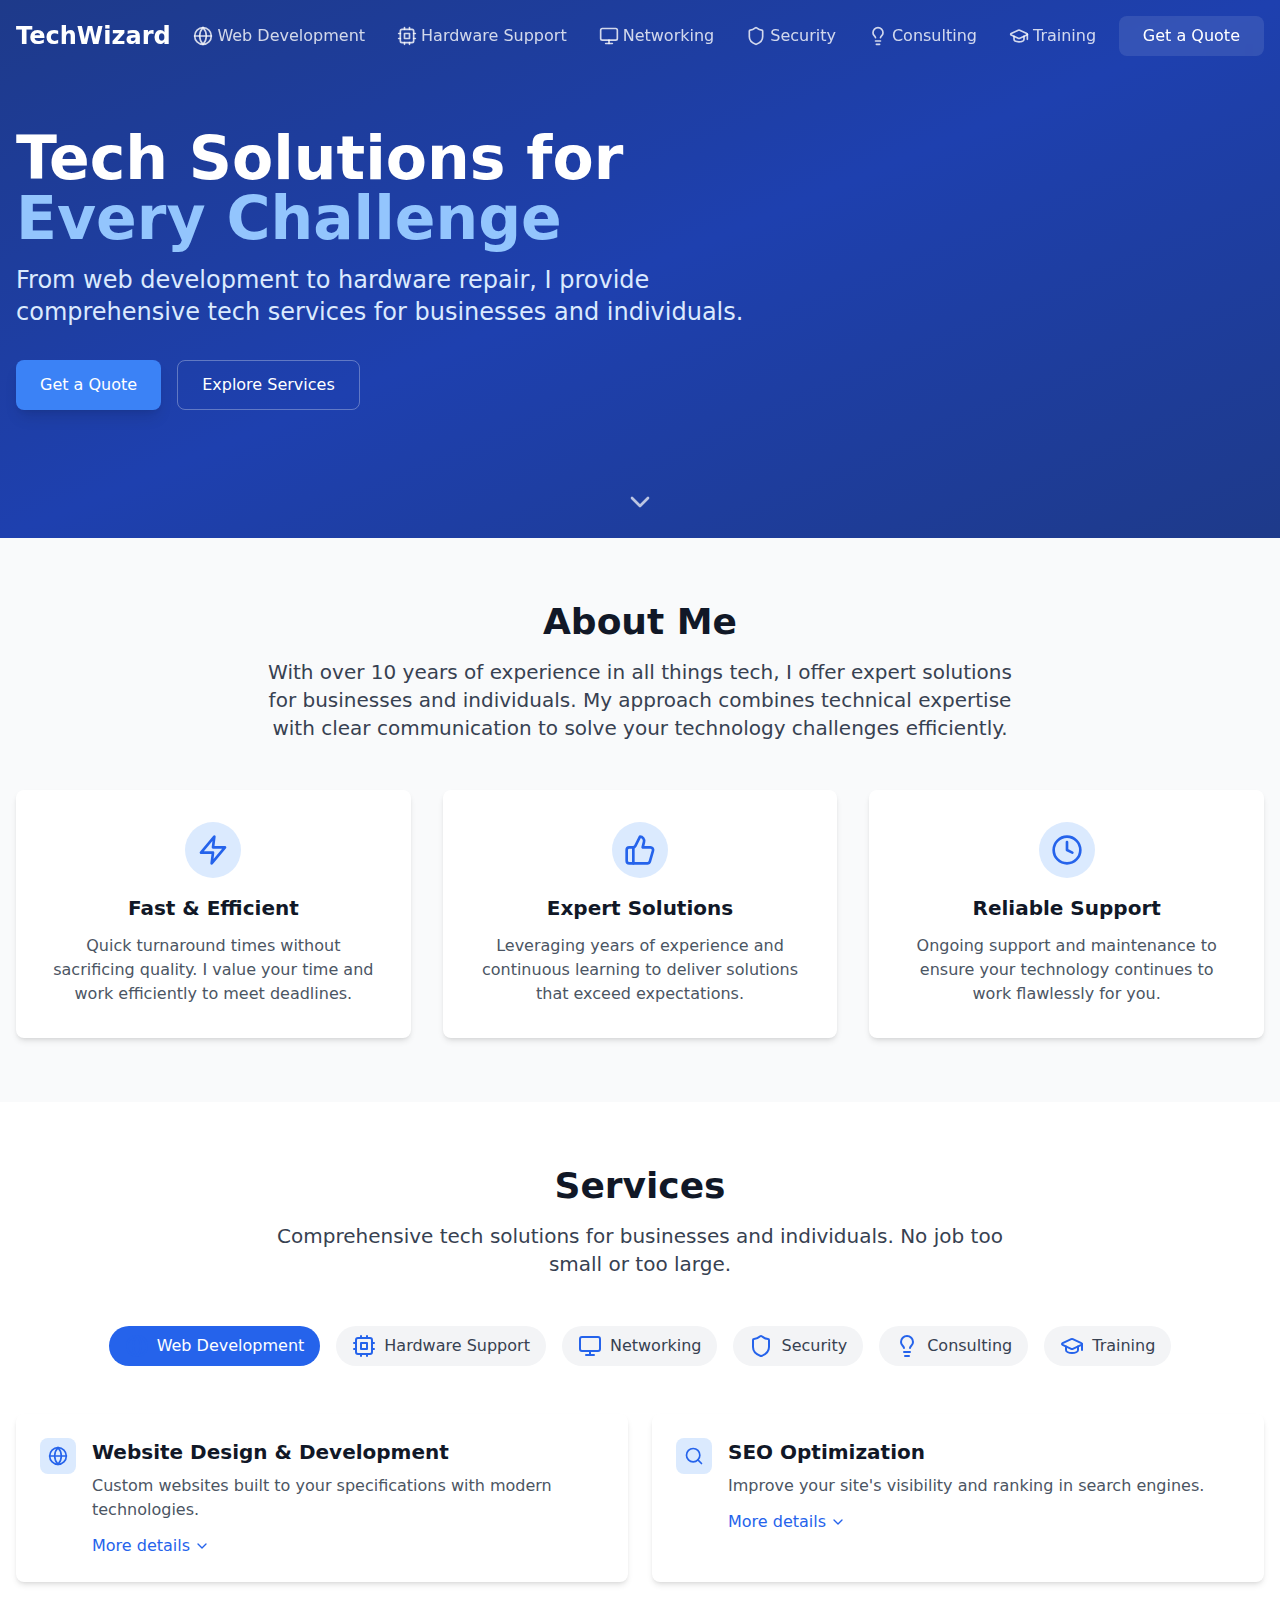
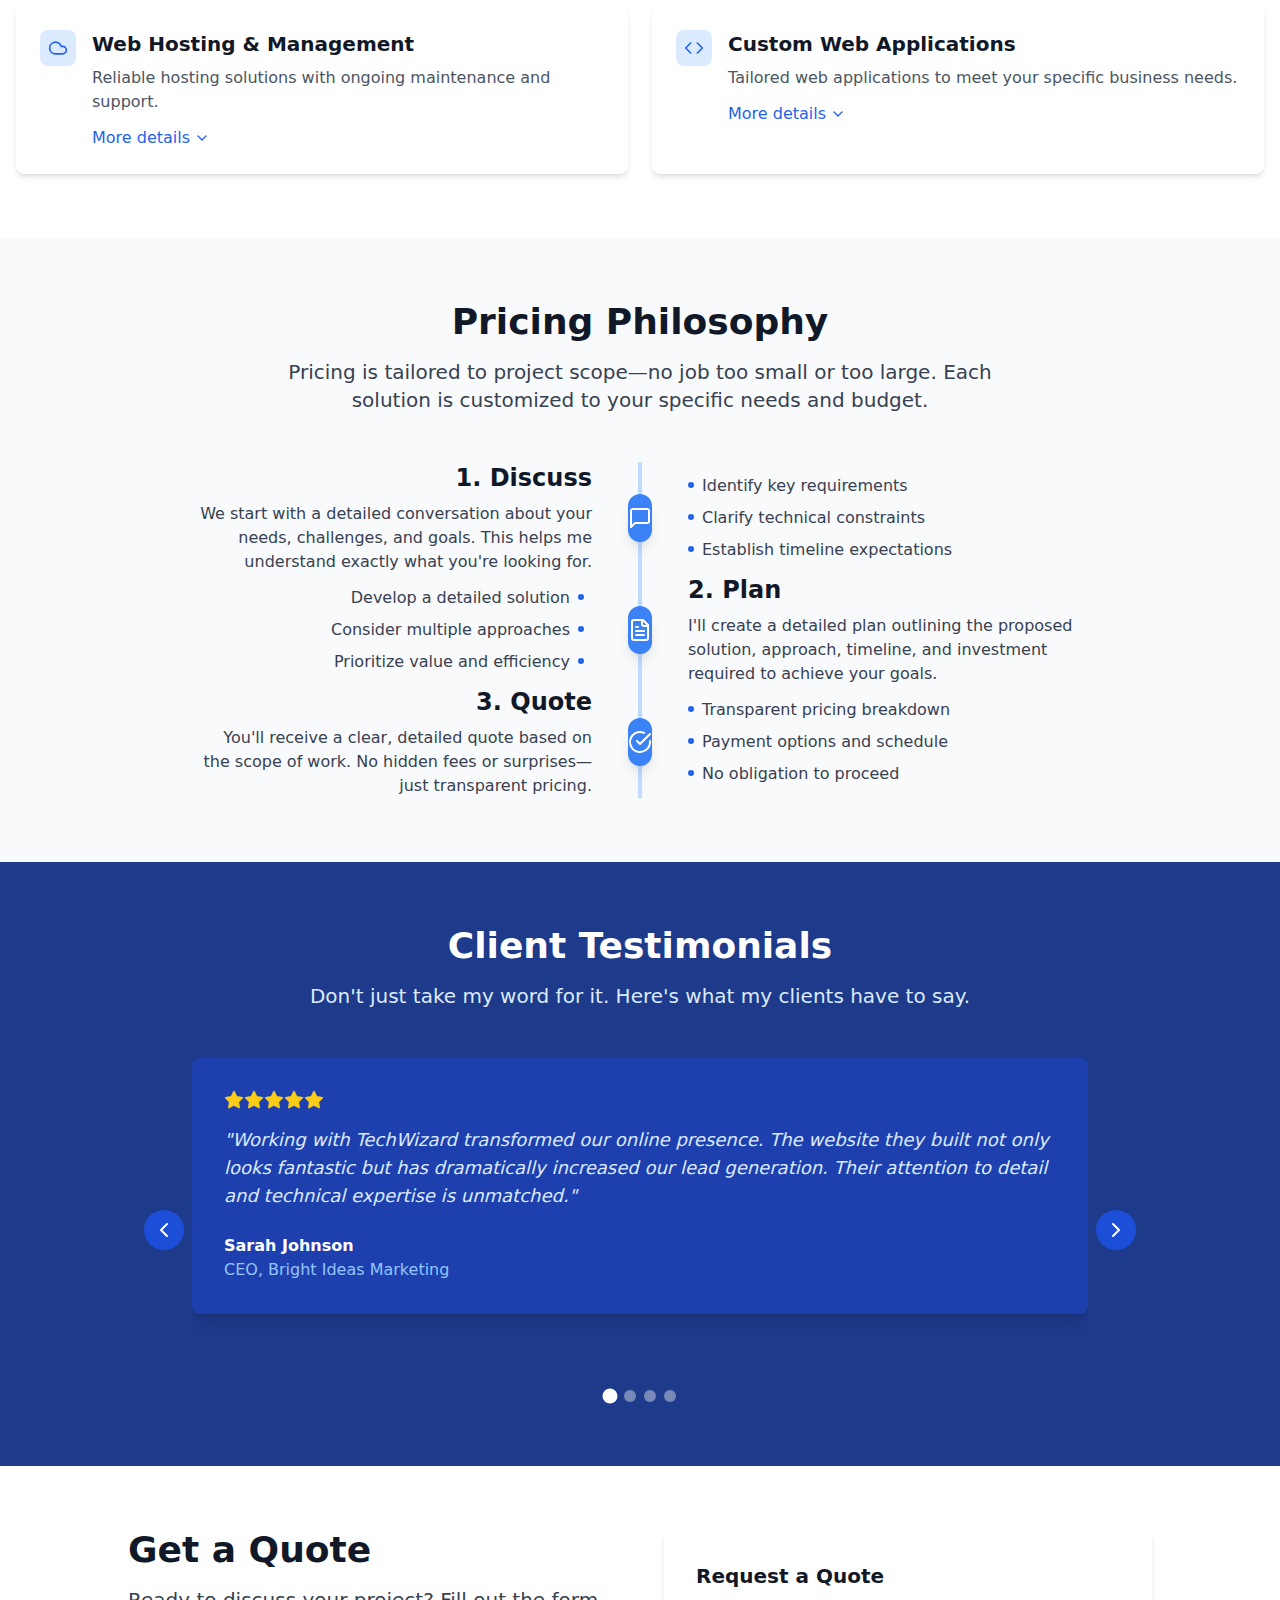
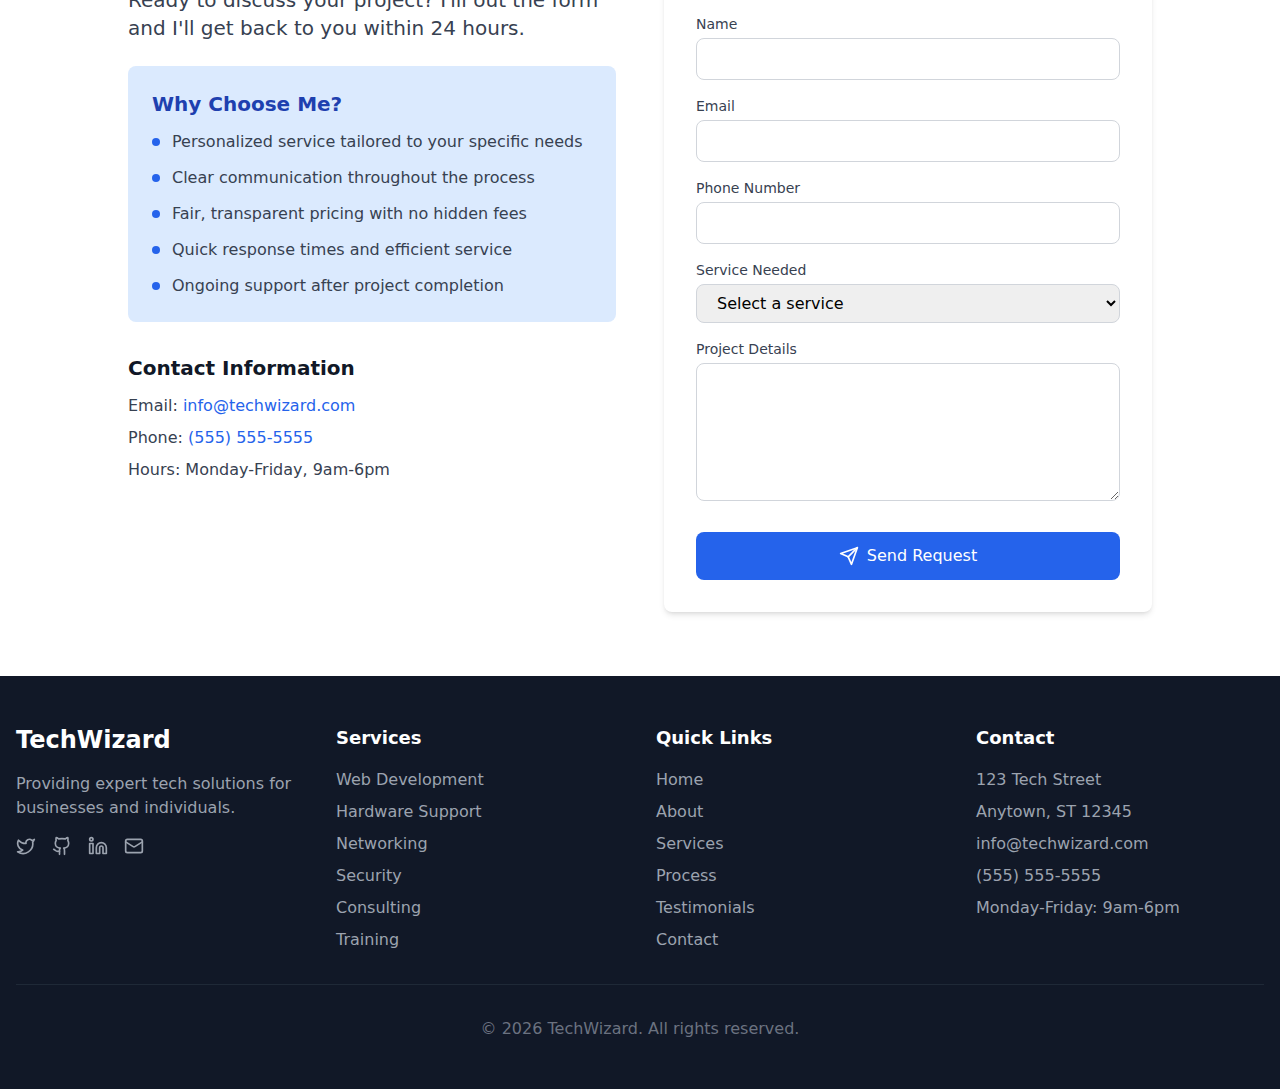
<file: index.html>
<!doctype html>
<html lang="en">
  <head>
    <meta charset="UTF-8" />
    <link rel="icon" type="image/svg+xml" href="/vite.svg" />
    <meta name="viewport" content="width=device-width, initial-scale=1.0" />
    <meta name="description" content="TechWizard offers comprehensive tech solutions including web development, hardware support, networking, security, consulting, and training for businesses and individuals.">
    <title>TechWizard | Expert Tech Services</title>
    <script type="module" crossorigin src="/assets/index-n_Q-LPpi.js"></script>
    <link rel="stylesheet" crossorigin href="/assets/index-2L6TDTY_.css">
  </head>
  <body>
    <div id="root"></div>
  </body>
</html>
</file>
<file: assets/index-2L6TDTY_.css>
@keyframes fade-in-down{0%{opacity:0;transform:translateY(-10px)}to{opacity:1;transform:translateY(0)}}@keyframes fade-in{0%{opacity:0}to{opacity:1}}.animate-fade-in-down{animation:fade-in-down .3s ease-out forwards}.animate-fade-in{animation:fade-in .3s ease-out forwards}*,:before,:after{--tw-border-spacing-x: 0;--tw-border-spacing-y: 0;--tw-translate-x: 0;--tw-translate-y: 0;--tw-rotate: 0;--tw-skew-x: 0;--tw-skew-y: 0;--tw-scale-x: 1;--tw-scale-y: 1;--tw-pan-x: ;--tw-pan-y: ;--tw-pinch-zoom: ;--tw-scroll-snap-strictness: proximity;--tw-gradient-from-position: ;--tw-gradient-via-position: ;--tw-gradient-to-position: ;--tw-ordinal: ;--tw-slashed-zero: ;--tw-numeric-figure: ;--tw-numeric-spacing: ;--tw-numeric-fraction: ;--tw-ring-inset: ;--tw-ring-offset-width: 0px;--tw-ring-offset-color: #fff;--tw-ring-color: rgb(59 130 246 / .5);--tw-ring-offset-shadow: 0 0 #0000;--tw-ring-shadow: 0 0 #0000;--tw-shadow: 0 0 #0000;--tw-shadow-colored: 0 0 #0000;--tw-blur: ;--tw-brightness: ;--tw-contrast: ;--tw-grayscale: ;--tw-hue-rotate: ;--tw-invert: ;--tw-saturate: ;--tw-sepia: ;--tw-drop-shadow: ;--tw-backdrop-blur: ;--tw-backdrop-brightness: ;--tw-backdrop-contrast: ;--tw-backdrop-grayscale: ;--tw-backdrop-hue-rotate: ;--tw-backdrop-invert: ;--tw-backdrop-opacity: ;--tw-backdrop-saturate: ;--tw-backdrop-sepia: ;--tw-contain-size: ;--tw-contain-layout: ;--tw-contain-paint: ;--tw-contain-style: }::backdrop{--tw-border-spacing-x: 0;--tw-border-spacing-y: 0;--tw-translate-x: 0;--tw-translate-y: 0;--tw-rotate: 0;--tw-skew-x: 0;--tw-skew-y: 0;--tw-scale-x: 1;--tw-scale-y: 1;--tw-pan-x: ;--tw-pan-y: ;--tw-pinch-zoom: ;--tw-scroll-snap-strictness: proximity;--tw-gradient-from-position: ;--tw-gradient-via-position: ;--tw-gradient-to-position: ;--tw-ordinal: ;--tw-slashed-zero: ;--tw-numeric-figure: ;--tw-numeric-spacing: ;--tw-numeric-fraction: ;--tw-ring-inset: ;--tw-ring-offset-width: 0px;--tw-ring-offset-color: #fff;--tw-ring-color: rgb(59 130 246 / .5);--tw-ring-offset-shadow: 0 0 #0000;--tw-ring-shadow: 0 0 #0000;--tw-shadow: 0 0 #0000;--tw-shadow-colored: 0 0 #0000;--tw-blur: ;--tw-brightness: ;--tw-contrast: ;--tw-grayscale: ;--tw-hue-rotate: ;--tw-invert: ;--tw-saturate: ;--tw-sepia: ;--tw-drop-shadow: ;--tw-backdrop-blur: ;--tw-backdrop-brightness: ;--tw-backdrop-contrast: ;--tw-backdrop-grayscale: ;--tw-backdrop-hue-rotate: ;--tw-backdrop-invert: ;--tw-backdrop-opacity: ;--tw-backdrop-saturate: ;--tw-backdrop-sepia: ;--tw-contain-size: ;--tw-contain-layout: ;--tw-contain-paint: ;--tw-contain-style: }*,:before,:after{box-sizing:border-box;border-width:0;border-style:solid;border-color:#e5e7eb}:before,:after{--tw-content: ""}html,:host{line-height:1.5;-webkit-text-size-adjust:100%;-moz-tab-size:4;-o-tab-size:4;tab-size:4;font-family:ui-sans-serif,system-ui,sans-serif,"Apple Color Emoji","Segoe UI Emoji",Segoe UI Symbol,"Noto Color Emoji";font-feature-settings:normal;font-variation-settings:normal;-webkit-tap-highlight-color:transparent}body{margin:0;line-height:inherit}hr{height:0;color:inherit;border-top-width:1px}abbr:where([title]){-webkit-text-decoration:underline dotted;text-decoration:underline dotted}h1,h2,h3,h4,h5,h6{font-size:inherit;font-weight:inherit}a{color:inherit;text-decoration:inherit}b,strong{font-weight:bolder}code,kbd,samp,pre{font-family:ui-monospace,SFMono-Regular,Menlo,Monaco,Consolas,Liberation Mono,Courier New,monospace;font-feature-settings:normal;font-variation-settings:normal;font-size:1em}small{font-size:80%}sub,sup{font-size:75%;line-height:0;position:relative;vertical-align:baseline}sub{bottom:-.25em}sup{top:-.5em}table{text-indent:0;border-color:inherit;border-collapse:collapse}button,input,optgroup,select,textarea{font-family:inherit;font-feature-settings:inherit;font-variation-settings:inherit;font-size:100%;font-weight:inherit;line-height:inherit;letter-spacing:inherit;color:inherit;margin:0;padding:0}button,select{text-transform:none}button,input:where([type=button]),input:where([type=reset]),input:where([type=submit]){-webkit-appearance:button;background-color:transparent;background-image:none}:-moz-focusring{outline:auto}:-moz-ui-invalid{box-shadow:none}progress{vertical-align:baseline}::-webkit-inner-spin-button,::-webkit-outer-spin-button{height:auto}[type=search]{-webkit-appearance:textfield;outline-offset:-2px}::-webkit-search-decoration{-webkit-appearance:none}::-webkit-file-upload-button{-webkit-appearance:button;font:inherit}summary{display:list-item}blockquote,dl,dd,h1,h2,h3,h4,h5,h6,hr,figure,p,pre{margin:0}fieldset{margin:0;padding:0}legend{padding:0}ol,ul,menu{list-style:none;margin:0;padding:0}dialog{padding:0}textarea{resize:vertical}input::-moz-placeholder,textarea::-moz-placeholder{opacity:1;color:#9ca3af}input::placeholder,textarea::placeholder{opacity:1;color:#9ca3af}button,[role=button]{cursor:pointer}:disabled{cursor:default}img,svg,video,canvas,audio,iframe,embed,object{display:block;vertical-align:middle}img,video{max-width:100%;height:auto}[hidden]{display:none}.container{width:100%}@media (min-width: 640px){.container{max-width:640px}}@media (min-width: 768px){.container{max-width:768px}}@media (min-width: 1024px){.container{max-width:1024px}}@media (min-width: 1280px){.container{max-width:1280px}}@media (min-width: 1536px){.container{max-width:1536px}}.fixed{position:fixed}.absolute{position:absolute}.relative{position:relative}.bottom-0{bottom:0}.bottom-5{bottom:1.25rem}.left-0{left:0}.left-1\/2{left:50%}.right-0{right:0}.top-0{top:0}.top-1\/2{top:50%}.z-10{z-index:10}.z-50{z-index:50}.order-1{order:1}.mx-auto{margin-left:auto;margin-right:auto}.-ml-1{margin-left:-.25rem}.mb-1{margin-bottom:.25rem}.mb-12{margin-bottom:3rem}.mb-2{margin-bottom:.5rem}.mb-3{margin-bottom:.75rem}.mb-4{margin-bottom:1rem}.mb-6{margin-bottom:1.5rem}.mb-8{margin-bottom:2rem}.ml-1{margin-left:.25rem}.mr-2{margin-right:.5rem}.mr-3{margin-right:.75rem}.mr-4{margin-right:1rem}.mt-2{margin-top:.5rem}.mt-4{margin-top:1rem}.mt-8{margin-top:2rem}.block{display:block}.inline-block{display:inline-block}.flex{display:flex}.grid{display:grid}.hidden{display:none}.h-1\.5{height:.375rem}.h-12{height:3rem}.h-2{height:.5rem}.h-3{height:.75rem}.h-4{height:1rem}.h-5{height:1.25rem}.h-6{height:1.5rem}.h-8{height:2rem}.min-h-\[300px\]{min-height:300px}.min-h-screen{min-height:100vh}.w-1{width:.25rem}.w-1\.5{width:.375rem}.w-12{width:3rem}.w-2{width:.5rem}.w-3{width:.75rem}.w-4{width:1rem}.w-5{width:1.25rem}.w-6{width:1.5rem}.w-8{width:2rem}.w-full{width:100%}.max-w-3xl{max-width:48rem}.max-w-4xl{max-width:56rem}.max-w-5xl{max-width:64rem}.flex-1{flex:1 1 0%}.-translate-x-1\/2{--tw-translate-x: -50%;transform:translate(var(--tw-translate-x),var(--tw-translate-y)) rotate(var(--tw-rotate)) skew(var(--tw-skew-x)) skewY(var(--tw-skew-y)) scaleX(var(--tw-scale-x)) scaleY(var(--tw-scale-y))}.-translate-x-4{--tw-translate-x: -1rem;transform:translate(var(--tw-translate-x),var(--tw-translate-y)) rotate(var(--tw-rotate)) skew(var(--tw-skew-x)) skewY(var(--tw-skew-y)) scaleX(var(--tw-scale-x)) scaleY(var(--tw-scale-y))}.-translate-x-full{--tw-translate-x: -100%;transform:translate(var(--tw-translate-x),var(--tw-translate-y)) rotate(var(--tw-rotate)) skew(var(--tw-skew-x)) skewY(var(--tw-skew-y)) scaleX(var(--tw-scale-x)) scaleY(var(--tw-scale-y))}.-translate-y-1\/2{--tw-translate-y: -50%;transform:translate(var(--tw-translate-x),var(--tw-translate-y)) rotate(var(--tw-rotate)) skew(var(--tw-skew-x)) skewY(var(--tw-skew-y)) scaleX(var(--tw-scale-x)) scaleY(var(--tw-scale-y))}.translate-x-0{--tw-translate-x: 0px;transform:translate(var(--tw-translate-x),var(--tw-translate-y)) rotate(var(--tw-rotate)) skew(var(--tw-skew-x)) skewY(var(--tw-skew-y)) scaleX(var(--tw-scale-x)) scaleY(var(--tw-scale-y))}.translate-x-4{--tw-translate-x: 1rem;transform:translate(var(--tw-translate-x),var(--tw-translate-y)) rotate(var(--tw-rotate)) skew(var(--tw-skew-x)) skewY(var(--tw-skew-y)) scaleX(var(--tw-scale-x)) scaleY(var(--tw-scale-y))}.translate-x-full{--tw-translate-x: 100%;transform:translate(var(--tw-translate-x),var(--tw-translate-y)) rotate(var(--tw-rotate)) skew(var(--tw-skew-x)) skewY(var(--tw-skew-y)) scaleX(var(--tw-scale-x)) scaleY(var(--tw-scale-y))}.scale-125{--tw-scale-x: 1.25;--tw-scale-y: 1.25;transform:translate(var(--tw-translate-x),var(--tw-translate-y)) rotate(var(--tw-rotate)) skew(var(--tw-skew-x)) skewY(var(--tw-skew-y)) scaleX(var(--tw-scale-x)) scaleY(var(--tw-scale-y))}.transform{transform:translate(var(--tw-translate-x),var(--tw-translate-y)) rotate(var(--tw-rotate)) skew(var(--tw-skew-x)) skewY(var(--tw-skew-y)) scaleX(var(--tw-scale-x)) scaleY(var(--tw-scale-y))}@keyframes bounce{0%,to{transform:translateY(-25%);animation-timing-function:cubic-bezier(.8,0,1,1)}50%{transform:none;animation-timing-function:cubic-bezier(0,0,.2,1)}}.animate-bounce{animation:bounce 1s infinite}@keyframes spin{to{transform:rotate(360deg)}}.animate-spin{animation:spin 1s linear infinite}.cursor-not-allowed{cursor:not-allowed}.grid-cols-1{grid-template-columns:repeat(1,minmax(0,1fr))}.flex-wrap{flex-wrap:wrap}.items-start{align-items:flex-start}.items-center{align-items:center}.justify-center{justify-content:center}.justify-between{justify-content:space-between}.gap-12{gap:3rem}.gap-2{gap:.5rem}.gap-4{gap:1rem}.gap-6{gap:1.5rem}.gap-8{gap:2rem}.space-x-1>:not([hidden])~:not([hidden]){--tw-space-x-reverse: 0;margin-right:calc(.25rem * var(--tw-space-x-reverse));margin-left:calc(.25rem * calc(1 - var(--tw-space-x-reverse)))}.space-x-2>:not([hidden])~:not([hidden]){--tw-space-x-reverse: 0;margin-right:calc(.5rem * var(--tw-space-x-reverse));margin-left:calc(.5rem * calc(1 - var(--tw-space-x-reverse)))}.space-x-4>:not([hidden])~:not([hidden]){--tw-space-x-reverse: 0;margin-right:calc(1rem * var(--tw-space-x-reverse));margin-left:calc(1rem * calc(1 - var(--tw-space-x-reverse)))}.space-x-8>:not([hidden])~:not([hidden]){--tw-space-x-reverse: 0;margin-right:calc(2rem * var(--tw-space-x-reverse));margin-left:calc(2rem * calc(1 - var(--tw-space-x-reverse)))}.space-y-12>:not([hidden])~:not([hidden]){--tw-space-y-reverse: 0;margin-top:calc(3rem * calc(1 - var(--tw-space-y-reverse)));margin-bottom:calc(3rem * var(--tw-space-y-reverse))}.space-y-2>:not([hidden])~:not([hidden]){--tw-space-y-reverse: 0;margin-top:calc(.5rem * calc(1 - var(--tw-space-y-reverse)));margin-bottom:calc(.5rem * var(--tw-space-y-reverse))}.space-y-3>:not([hidden])~:not([hidden]){--tw-space-y-reverse: 0;margin-top:calc(.75rem * calc(1 - var(--tw-space-y-reverse)));margin-bottom:calc(.75rem * var(--tw-space-y-reverse))}.space-y-4>:not([hidden])~:not([hidden]){--tw-space-y-reverse: 0;margin-top:calc(1rem * calc(1 - var(--tw-space-y-reverse)));margin-bottom:calc(1rem * var(--tw-space-y-reverse))}.overflow-hidden{overflow:hidden}.rounded-full{border-radius:9999px}.rounded-lg{border-radius:.5rem}.border{border-width:1px}.border-t{border-top-width:1px}.border-gray-100{--tw-border-opacity: 1;border-color:rgb(243 244 246 / var(--tw-border-opacity))}.border-gray-300{--tw-border-opacity: 1;border-color:rgb(209 213 219 / var(--tw-border-opacity))}.border-gray-800{--tw-border-opacity: 1;border-color:rgb(31 41 55 / var(--tw-border-opacity))}.border-white\/30{border-color:#ffffff4d}.bg-blue-100{--tw-bg-opacity: 1;background-color:rgb(219 234 254 / var(--tw-bg-opacity))}.bg-blue-200{--tw-bg-opacity: 1;background-color:rgb(191 219 254 / var(--tw-bg-opacity))}.bg-blue-500{--tw-bg-opacity: 1;background-color:rgb(59 130 246 / var(--tw-bg-opacity))}.bg-blue-600{--tw-bg-opacity: 1;background-color:rgb(37 99 235 / var(--tw-bg-opacity))}.bg-blue-700{--tw-bg-opacity: 1;background-color:rgb(29 78 216 / var(--tw-bg-opacity))}.bg-blue-800{--tw-bg-opacity: 1;background-color:rgb(30 64 175 / var(--tw-bg-opacity))}.bg-blue-900{--tw-bg-opacity: 1;background-color:rgb(30 58 138 / var(--tw-bg-opacity))}.bg-gray-100{--tw-bg-opacity: 1;background-color:rgb(243 244 246 / var(--tw-bg-opacity))}.bg-gray-50{--tw-bg-opacity: 1;background-color:rgb(249 250 251 / var(--tw-bg-opacity))}.bg-gray-900{--tw-bg-opacity: 1;background-color:rgb(17 24 39 / var(--tw-bg-opacity))}.bg-green-100{--tw-bg-opacity: 1;background-color:rgb(220 252 231 / var(--tw-bg-opacity))}.bg-transparent{background-color:transparent}.bg-white{--tw-bg-opacity: 1;background-color:rgb(255 255 255 / var(--tw-bg-opacity))}.bg-white\/10{background-color:#ffffff1a}.bg-white\/40{background-color:#fff6}.bg-gradient-to-br{background-image:linear-gradient(to bottom right,var(--tw-gradient-stops))}.from-blue-900{--tw-gradient-from: #1e3a8a var(--tw-gradient-from-position);--tw-gradient-to: rgb(30 58 138 / 0) var(--tw-gradient-to-position);--tw-gradient-stops: var(--tw-gradient-from), var(--tw-gradient-to)}.via-blue-800{--tw-gradient-to: rgb(30 64 175 / 0) var(--tw-gradient-to-position);--tw-gradient-stops: var(--tw-gradient-from), #1e40af var(--tw-gradient-via-position), var(--tw-gradient-to)}.to-blue-900{--tw-gradient-to: #1e3a8a var(--tw-gradient-to-position)}.fill-current{fill:currentColor}.p-2{padding:.5rem}.p-3{padding:.75rem}.p-6{padding:1.5rem}.p-8{padding:2rem}.px-4{padding-left:1rem;padding-right:1rem}.px-6{padding-left:1.5rem;padding-right:1.5rem}.py-12{padding-top:3rem;padding-bottom:3rem}.py-16{padding-top:4rem;padding-bottom:4rem}.py-2{padding-top:.5rem;padding-bottom:.5rem}.py-20{padding-top:5rem;padding-bottom:5rem}.py-3{padding-top:.75rem;padding-bottom:.75rem}.py-4{padding-top:1rem;padding-bottom:1rem}.py-8{padding-top:2rem;padding-bottom:2rem}.pt-4{padding-top:1rem}.pt-8{padding-top:2rem}.text-center{text-align:center}.text-2xl{font-size:1.5rem;line-height:2rem}.text-3xl{font-size:1.875rem;line-height:2.25rem}.text-4xl{font-size:2.25rem;line-height:2.5rem}.text-lg{font-size:1.125rem;line-height:1.75rem}.text-sm{font-size:.875rem;line-height:1.25rem}.text-xl{font-size:1.25rem;line-height:1.75rem}.font-bold{font-weight:700}.font-medium{font-weight:500}.font-semibold{font-weight:600}.italic{font-style:italic}.leading-tight{line-height:1.25}.text-blue-100{--tw-text-opacity: 1;color:rgb(219 234 254 / var(--tw-text-opacity))}.text-blue-300{--tw-text-opacity: 1;color:rgb(147 197 253 / var(--tw-text-opacity))}.text-blue-600{--tw-text-opacity: 1;color:rgb(37 99 235 / var(--tw-text-opacity))}.text-blue-800{--tw-text-opacity: 1;color:rgb(30 64 175 / var(--tw-text-opacity))}.text-gray-400{--tw-text-opacity: 1;color:rgb(156 163 175 / var(--tw-text-opacity))}.text-gray-500{--tw-text-opacity: 1;color:rgb(107 114 128 / var(--tw-text-opacity))}.text-gray-600{--tw-text-opacity: 1;color:rgb(75 85 99 / var(--tw-text-opacity))}.text-gray-700{--tw-text-opacity: 1;color:rgb(55 65 81 / var(--tw-text-opacity))}.text-gray-900{--tw-text-opacity: 1;color:rgb(17 24 39 / var(--tw-text-opacity))}.text-green-600{--tw-text-opacity: 1;color:rgb(22 163 74 / var(--tw-text-opacity))}.text-white{--tw-text-opacity: 1;color:rgb(255 255 255 / var(--tw-text-opacity))}.text-white\/70{color:#ffffffb3}.text-white\/80{color:#fffc}.text-yellow-400{--tw-text-opacity: 1;color:rgb(250 204 21 / var(--tw-text-opacity))}.opacity-0{opacity:0}.opacity-100{opacity:1}.opacity-25{opacity:.25}.opacity-70{opacity:.7}.opacity-75{opacity:.75}.shadow-lg{--tw-shadow: 0 10px 15px -3px rgb(0 0 0 / .1), 0 4px 6px -4px rgb(0 0 0 / .1);--tw-shadow-colored: 0 10px 15px -3px var(--tw-shadow-color), 0 4px 6px -4px var(--tw-shadow-color);box-shadow:var(--tw-ring-offset-shadow, 0 0 #0000),var(--tw-ring-shadow, 0 0 #0000),var(--tw-shadow)}.shadow-md{--tw-shadow: 0 4px 6px -1px rgb(0 0 0 / .1), 0 2px 4px -2px rgb(0 0 0 / .1);--tw-shadow-colored: 0 4px 6px -1px var(--tw-shadow-color), 0 2px 4px -2px var(--tw-shadow-color);box-shadow:var(--tw-ring-offset-shadow, 0 0 #0000),var(--tw-ring-shadow, 0 0 #0000),var(--tw-shadow)}.shadow-xl{--tw-shadow: 0 20px 25px -5px rgb(0 0 0 / .1), 0 8px 10px -6px rgb(0 0 0 / .1);--tw-shadow-colored: 0 20px 25px -5px var(--tw-shadow-color), 0 8px 10px -6px var(--tw-shadow-color);box-shadow:var(--tw-ring-offset-shadow, 0 0 #0000),var(--tw-ring-shadow, 0 0 #0000),var(--tw-shadow)}.backdrop-blur-sm{--tw-backdrop-blur: blur(4px);-webkit-backdrop-filter:var(--tw-backdrop-blur) var(--tw-backdrop-brightness) var(--tw-backdrop-contrast) var(--tw-backdrop-grayscale) var(--tw-backdrop-hue-rotate) var(--tw-backdrop-invert) var(--tw-backdrop-opacity) var(--tw-backdrop-saturate) var(--tw-backdrop-sepia);backdrop-filter:var(--tw-backdrop-blur) var(--tw-backdrop-brightness) var(--tw-backdrop-contrast) var(--tw-backdrop-grayscale) var(--tw-backdrop-hue-rotate) var(--tw-backdrop-invert) var(--tw-backdrop-opacity) var(--tw-backdrop-saturate) var(--tw-backdrop-sepia)}.transition-all{transition-property:all;transition-timing-function:cubic-bezier(.4,0,.2,1);transition-duration:.15s}.transition-colors{transition-property:color,background-color,border-color,text-decoration-color,fill,stroke;transition-timing-function:cubic-bezier(.4,0,.2,1);transition-duration:.15s}.transition-opacity{transition-property:opacity;transition-timing-function:cubic-bezier(.4,0,.2,1);transition-duration:.15s}.transition-transform{transition-property:transform;transition-timing-function:cubic-bezier(.4,0,.2,1);transition-duration:.15s}.duration-300{transition-duration:.3s}.duration-500{transition-duration:.5s}.hover\:translate-y-\[-5px\]:hover{--tw-translate-y: -5px;transform:translate(var(--tw-translate-x),var(--tw-translate-y)) rotate(var(--tw-rotate)) skew(var(--tw-skew-x)) skewY(var(--tw-skew-y)) scaleX(var(--tw-scale-x)) scaleY(var(--tw-scale-y))}.hover\:scale-105:hover{--tw-scale-x: 1.05;--tw-scale-y: 1.05;transform:translate(var(--tw-translate-x),var(--tw-translate-y)) rotate(var(--tw-rotate)) skew(var(--tw-skew-x)) skewY(var(--tw-skew-y)) scaleX(var(--tw-scale-x)) scaleY(var(--tw-scale-y))}.hover\:bg-blue-600:hover{--tw-bg-opacity: 1;background-color:rgb(37 99 235 / var(--tw-bg-opacity))}.hover\:bg-blue-700:hover{--tw-bg-opacity: 1;background-color:rgb(29 78 216 / var(--tw-bg-opacity))}.hover\:bg-gray-200:hover{--tw-bg-opacity: 1;background-color:rgb(229 231 235 / var(--tw-bg-opacity))}.hover\:bg-white\/10:hover{background-color:#ffffff1a}.hover\:bg-white\/20:hover{background-color:#fff3}.hover\:text-blue-600:hover{--tw-text-opacity: 1;color:rgb(37 99 235 / var(--tw-text-opacity))}.hover\:text-blue-800:hover{--tw-text-opacity: 1;color:rgb(30 64 175 / var(--tw-text-opacity))}.hover\:text-white:hover{--tw-text-opacity: 1;color:rgb(255 255 255 / var(--tw-text-opacity))}.hover\:underline:hover{text-decoration-line:underline}.hover\:shadow-lg:hover{--tw-shadow: 0 10px 15px -3px rgb(0 0 0 / .1), 0 4px 6px -4px rgb(0 0 0 / .1);--tw-shadow-colored: 0 10px 15px -3px var(--tw-shadow-color), 0 4px 6px -4px var(--tw-shadow-color);box-shadow:var(--tw-ring-offset-shadow, 0 0 #0000),var(--tw-ring-shadow, 0 0 #0000),var(--tw-shadow)}.focus\:border-blue-500:focus{--tw-border-opacity: 1;border-color:rgb(59 130 246 / var(--tw-border-opacity))}.focus\:outline-none:focus{outline:2px solid transparent;outline-offset:2px}.focus\:ring-blue-500:focus{--tw-ring-opacity: 1;--tw-ring-color: rgb(59 130 246 / var(--tw-ring-opacity))}@media (min-width: 768px){.md\:order-2{order:2}.md\:order-none{order:0}.md\:col-span-1{grid-column:span 1 / span 1}.md\:mb-0{margin-bottom:0}.md\:mr-2{margin-right:.5rem}.md\:block{display:block}.md\:flex{display:flex}.md\:hidden{display:none}.md\:w-0{width:0px}.md\:w-1\/2{width:50%}.md\:grid-cols-2{grid-template-columns:repeat(2,minmax(0,1fr))}.md\:grid-cols-3{grid-template-columns:repeat(3,minmax(0,1fr))}.md\:grid-cols-4{grid-template-columns:repeat(4,minmax(0,1fr))}.md\:justify-end{justify-content:flex-end}.md\:gap-4{gap:1rem}.md\:space-y-0>:not([hidden])~:not([hidden]){--tw-space-y-reverse: 0;margin-top:calc(0px * calc(1 - var(--tw-space-y-reverse)));margin-bottom:calc(0px * var(--tw-space-y-reverse))}.md\:py-32{padding-top:8rem;padding-bottom:8rem}.md\:pl-12{padding-left:3rem}.md\:pr-12{padding-right:3rem}.md\:text-left{text-align:left}.md\:text-right{text-align:right}.md\:text-2xl{font-size:1.5rem;line-height:2rem}.md\:text-4xl{font-size:2.25rem;line-height:2.5rem}.md\:text-5xl{font-size:3rem;line-height:1}}@media (min-width: 1024px){.lg\:-translate-x-12{--tw-translate-x: -3rem;transform:translate(var(--tw-translate-x),var(--tw-translate-y)) rotate(var(--tw-rotate)) skew(var(--tw-skew-x)) skewY(var(--tw-skew-y)) scaleX(var(--tw-scale-x)) scaleY(var(--tw-scale-y))}.lg\:translate-x-12{--tw-translate-x: 3rem;transform:translate(var(--tw-translate-x),var(--tw-translate-y)) rotate(var(--tw-rotate)) skew(var(--tw-skew-x)) skewY(var(--tw-skew-y)) scaleX(var(--tw-scale-x)) scaleY(var(--tw-scale-y))}.lg\:text-6xl{font-size:3.75rem;line-height:1}}
</file>
